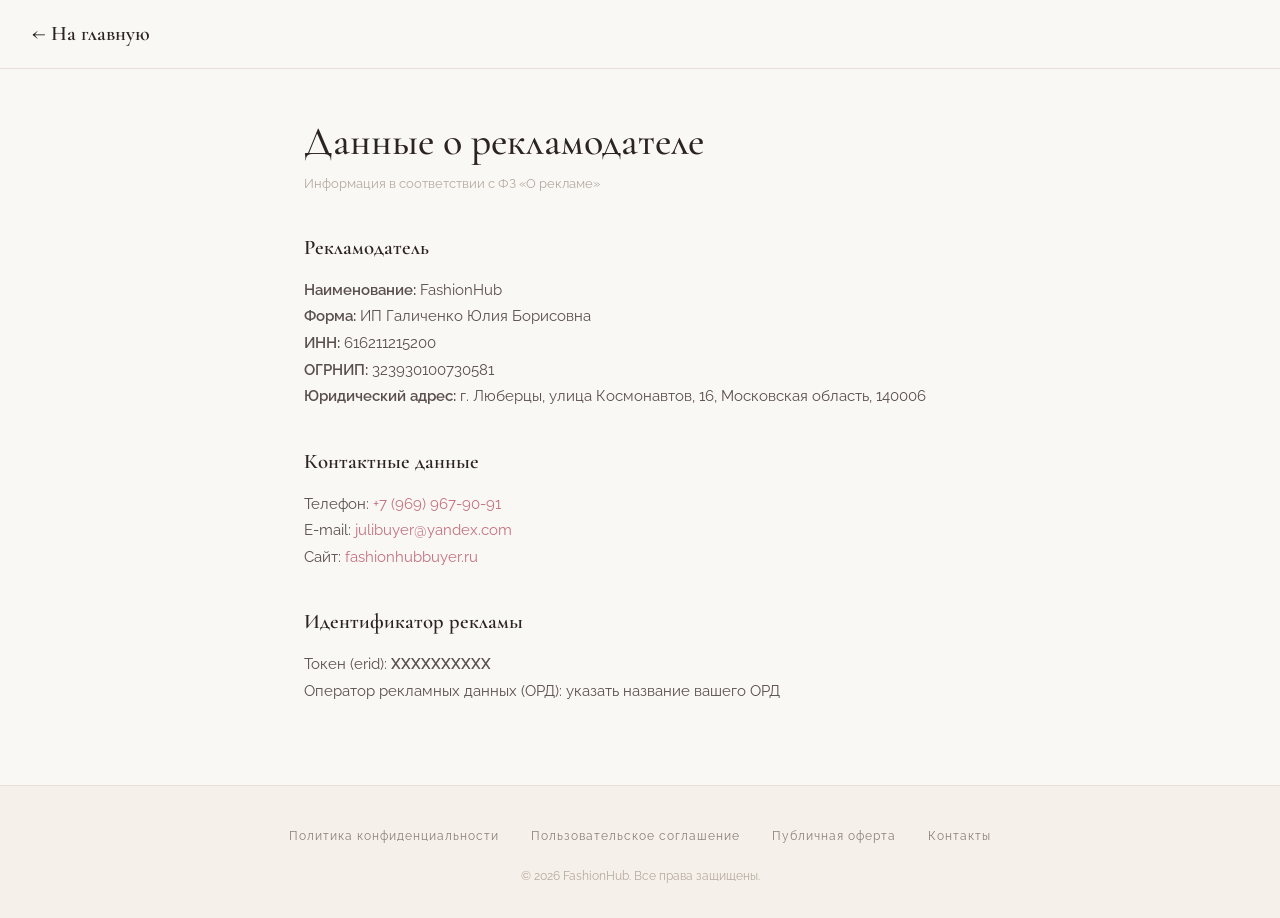
<file: pages/advertiser.html>
<!DOCTYPE html>
<html lang="ru">
<head>
  <meta charset="UTF-8">
  <meta name="viewport" content="width=device-width, initial-scale=1.0">
  <title>Данные о рекламодателе</title>
  <link rel="stylesheet" href="../css/fonts.css">
  <link rel="stylesheet" href="../css/base.css">
  <link rel="stylesheet" href="../css/components.css">
  <link rel="stylesheet" href="../css/layout.css">
</head>
<body>

  <header class="site-header">
    <a href="/" class="site-header__logo">← На главную</a>
  </header>

  <main class="page-legal">
    <h1>Данные о рекламодателе</h1>
    <p class="page-date">Информация в соответствии с ФЗ «О рекламе»</p>

    <h2>Рекламодатель</h2>
    <p>
      <strong>Наименование:</strong> FashionHub<br>
      <strong>Форма:</strong> ИП Галиченко Юлия Борисовна<br>
      <strong>ИНН:</strong> 616211215200<br>
      <strong>ОГРНИП:</strong> 323930100730581<br>
      <strong>Юридический адрес:</strong> г. Люберцы, улица Космонавтов, 16, Московская область, 140006
    </p>

    <h2>Контактные данные</h2>
    <p>
      Телефон: <a href="tel:+79699679091">+7 (969) 967-90-91</a><br>
      E-mail: <a href="mailto:julibuyer@yandex.com">julibuyer@yandex.com</a><br>
      Сайт: <a href="https://fashionhubbuyer.ru" target="_blank" rel="noopener">fashionhubbuyer.ru</a>
    </p>

    <h2>Идентификатор рекламы</h2>
    <p>
      Токен (erid): <strong>XXXXXXXXXX</strong><br>
      Оператор рекламных данных (ОРД): указать название вашего ОРД
    </p>
  </main>

  <footer class="footer">
    <nav class="footer__nav">
      <a href="/pages/privacy">Политика конфиденциальности</a>
      <a href="/pages/terms">Пользовательское соглашение</a>
      <a href="/pages/oferta">Публичная оферта</a>
      <a href="/pages/contacts">Контакты</a>
    </nav>
    <div class="footer__info">
      © 2026 FashionHub. Все права защищены.
    </div>
  </footer>

</body>
</html>
</file>
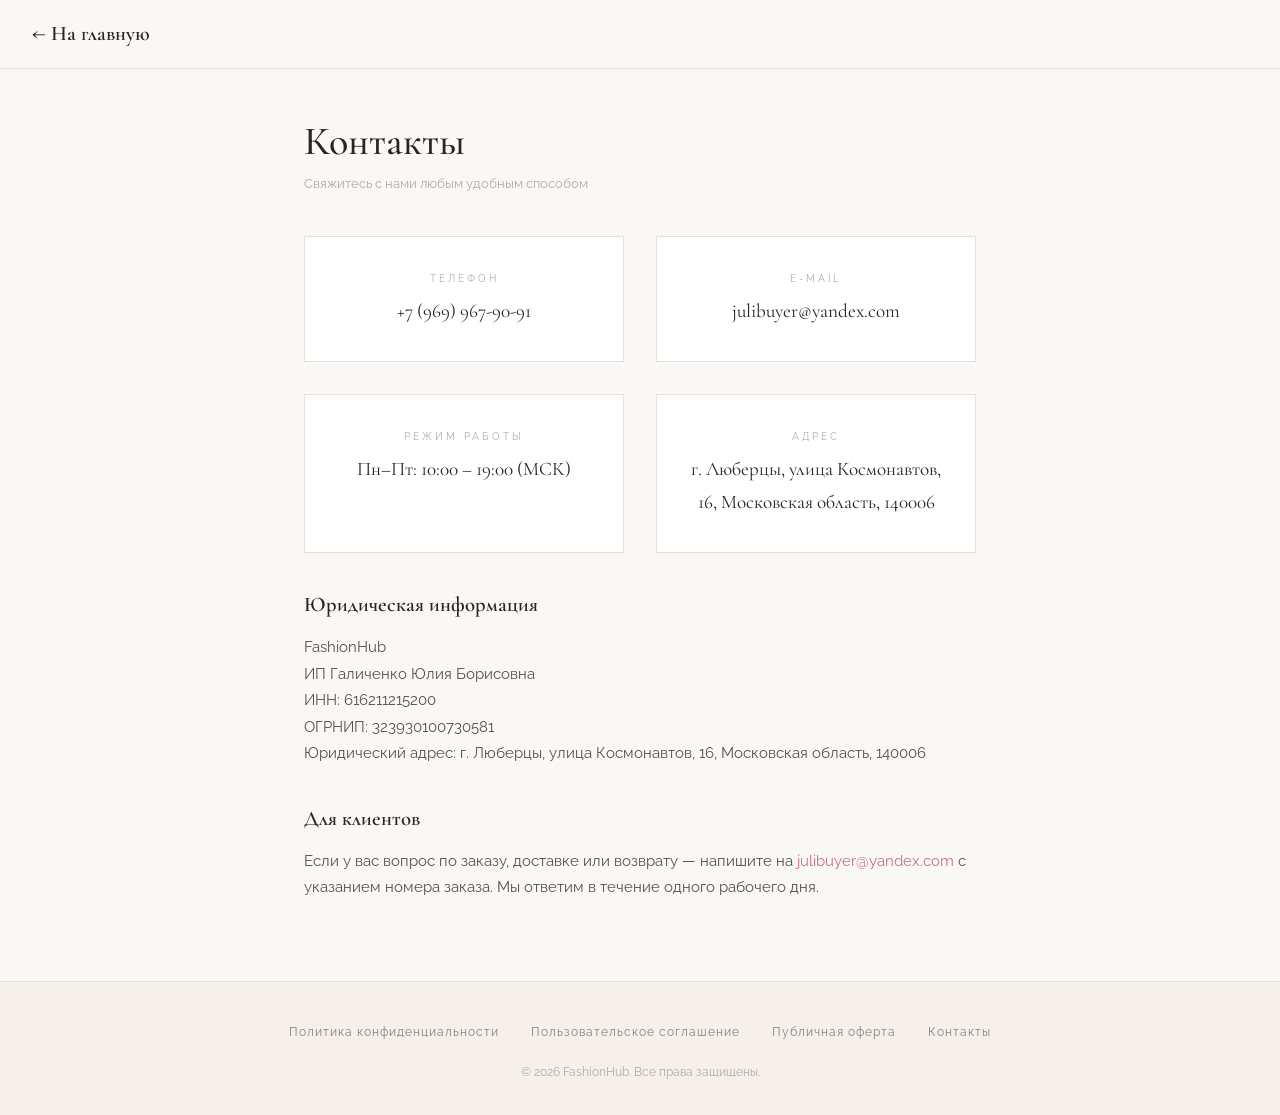
<file: pages/contacts.html>
<!DOCTYPE html>
<html lang="ru">
<head>
  <meta charset="UTF-8">
  <meta name="viewport" content="width=device-width, initial-scale=1.0">
  <title>Контакты</title>
  <link rel="stylesheet" href="../css/fonts.css">
  <link rel="stylesheet" href="../css/base.css">
  <link rel="stylesheet" href="../css/components.css">
  <link rel="stylesheet" href="../css/layout.css">
</head>
<body>

  <header class="site-header">
    <a href="/" class="site-header__logo">← На главную</a>
  </header>

  <main class="page-legal">
    <h1>Контакты</h1>
    <p class="page-date">Свяжитесь с нами любым удобным способом</p>

    <div class="contact-grid">
      <div class="contact-card">
        <div class="contact-card__label">Телефон</div>
        <div class="contact-card__value">
          <a href="tel:+79699679091">+7 (969) 967-90-91</a>
        </div>
      </div>
      <div class="contact-card">
        <div class="contact-card__label">E-mail</div>
        <div class="contact-card__value">
          <a href="mailto:julibuyer@yandex.com">julibuyer@yandex.com</a>
        </div>
      </div>
      <div class="contact-card">
        <div class="contact-card__label">Режим работы</div>
        <div class="contact-card__value">Пн–Пт: 10:00 – 19:00 (МСК)</div>
      </div>
      <div class="contact-card">
        <div class="contact-card__label">Адрес</div>
        <div class="contact-card__value">г. Люберцы, улица Космонавтов, 16, Московская область, 140006</div>
      </div>
    </div>

    <h2>Юридическая информация</h2>
    <p>
      FashionHub<br>
      ИП Галиченко Юлия Борисовна<br>
      ИНН: 616211215200<br>
      ОГРНИП: 323930100730581<br>
      Юридический адрес: г. Люберцы, улица Космонавтов, 16, Московская область, 140006
    </p>

    <h2>Для клиентов</h2>
    <p>
      Если у вас вопрос по заказу, доставке или возврату — напишите на
      <a href="mailto:julibuyer@yandex.com">julibuyer@yandex.com</a> с указанием номера заказа.
      Мы ответим в течение одного рабочего дня.
    </p>
  </main>

  <footer class="footer">
    <nav class="footer__nav">
      <a href="/pages/privacy">Политика конфиденциальности</a>
      <a href="/pages/terms">Пользовательское соглашение</a>
      <a href="/pages/oferta">Публичная оферта</a>
      <a href="/pages/contacts">Контакты</a>
    </nav>
    <div class="footer__info">
      © 2026 FashionHub. Все права защищены.
    </div>
  </footer>

</body>
</html>
</file>
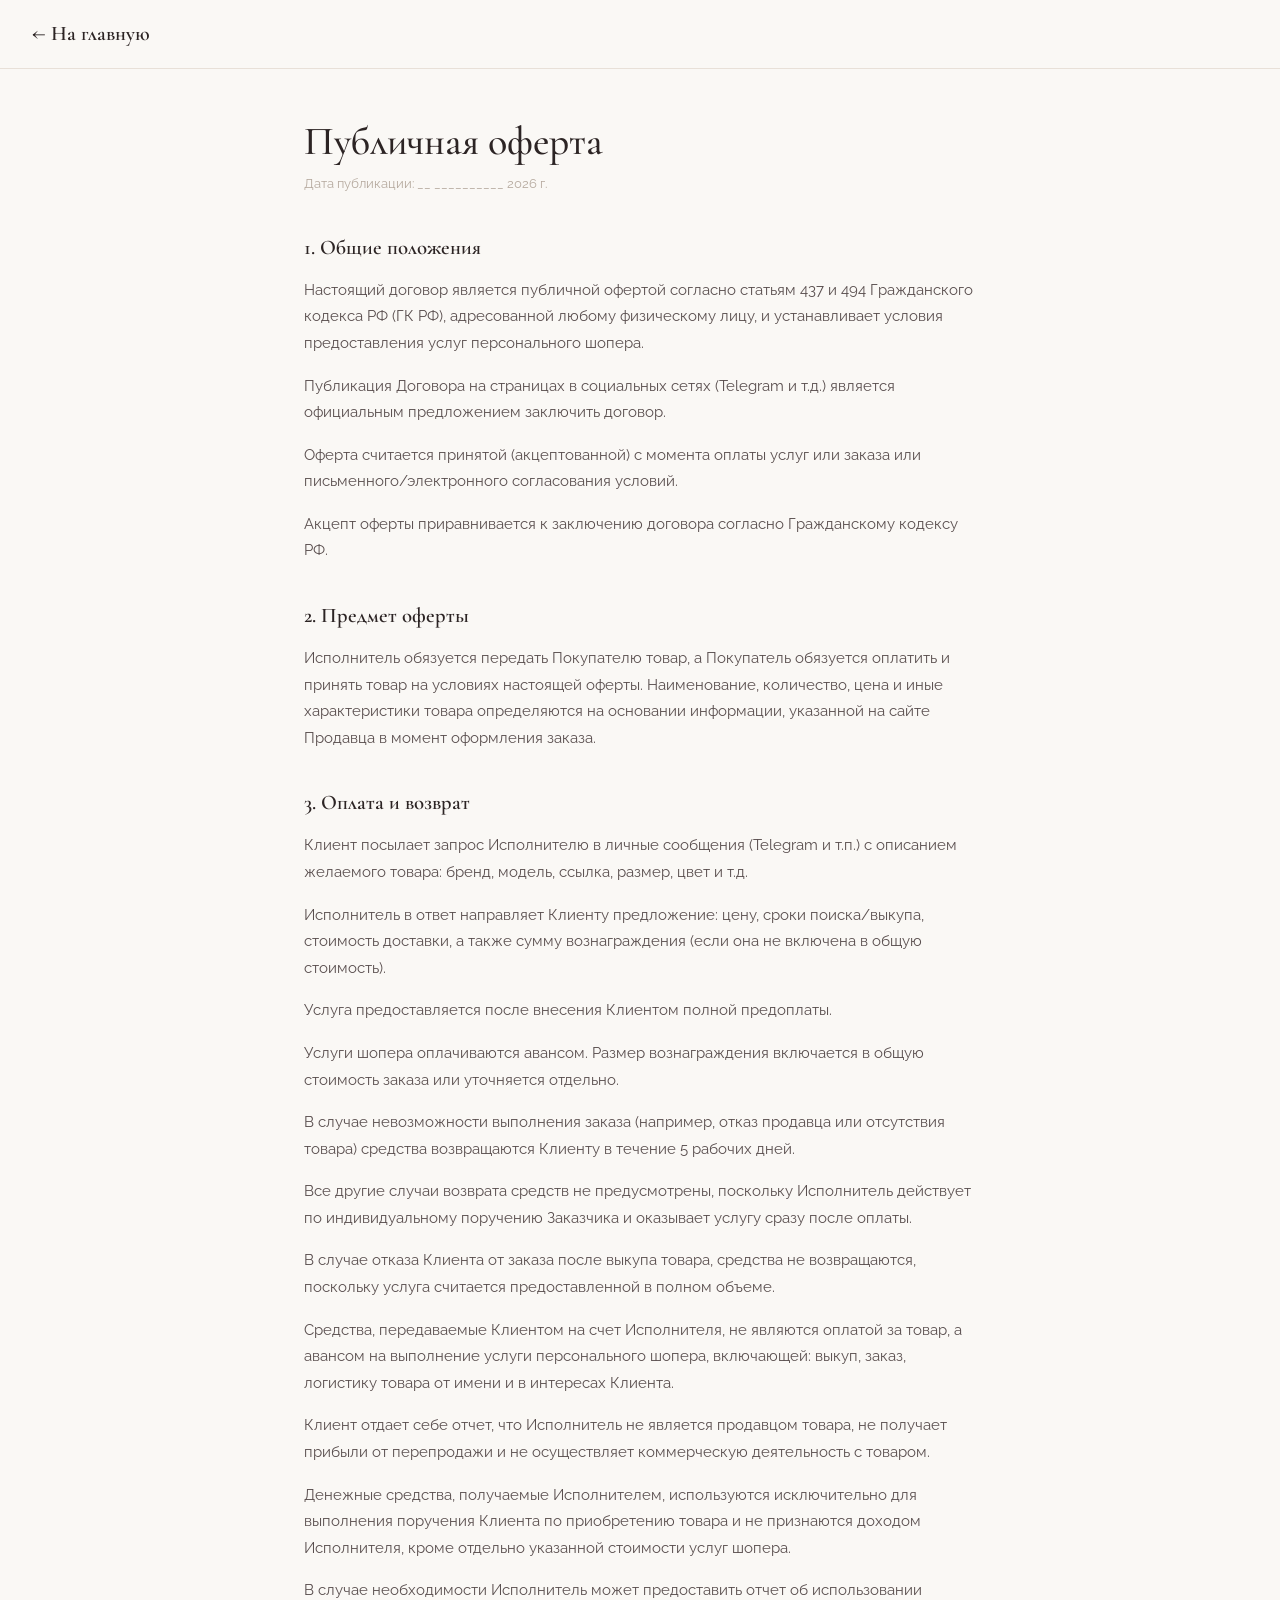
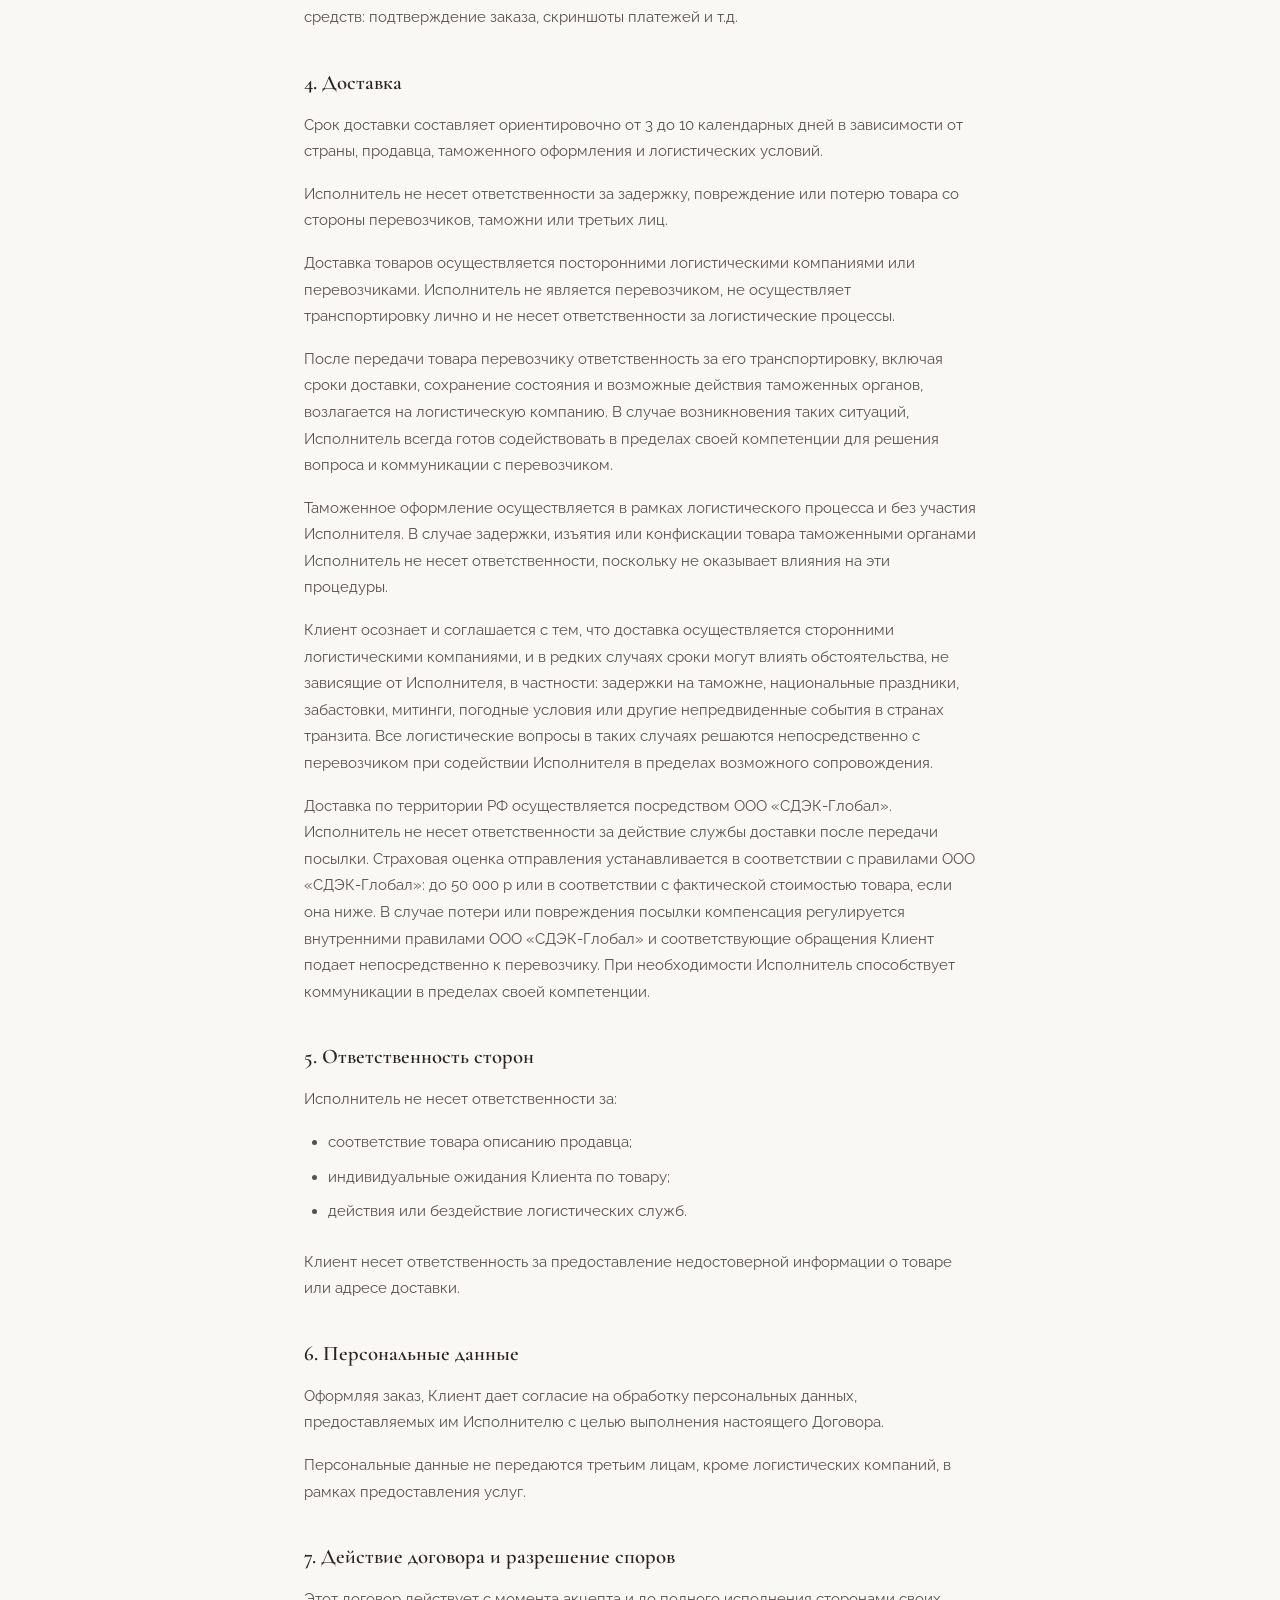
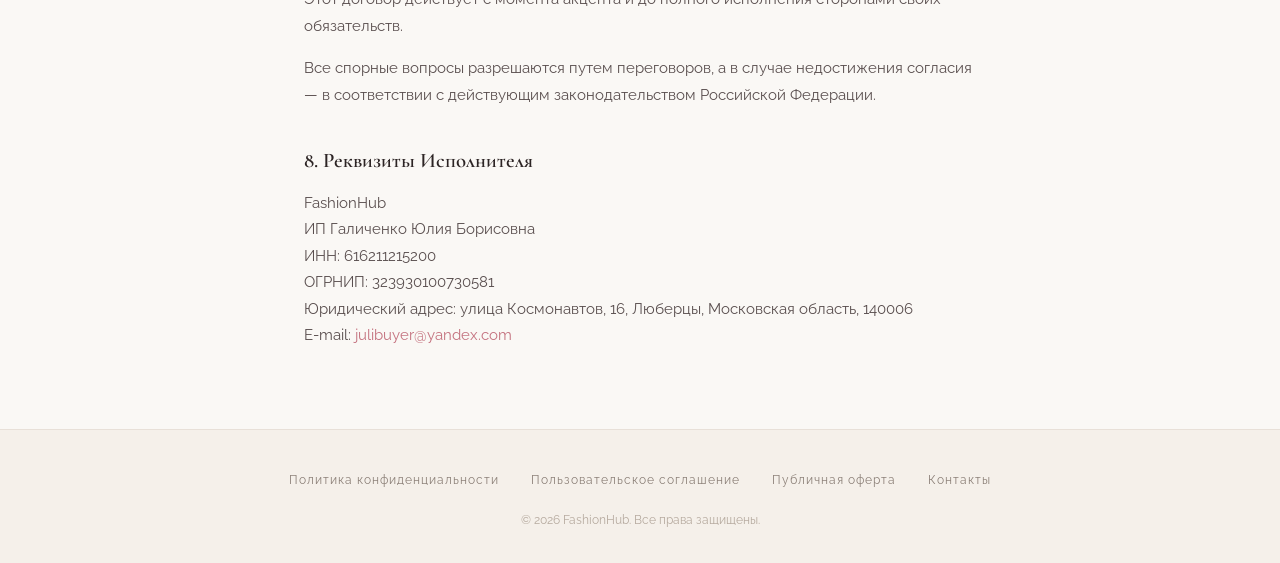
<file: pages/oferta.html>
<!DOCTYPE html>
<html lang="ru">
<head>
  <meta charset="UTF-8">
  <meta name="viewport" content="width=device-width, initial-scale=1.0">
  <title>Публичная оферта</title>
  <link rel="stylesheet" href="../css/fonts.css">
  <link rel="stylesheet" href="../css/base.css">
  <link rel="stylesheet" href="../css/components.css">
  <link rel="stylesheet" href="../css/layout.css">
</head>
<body>

  <header class="site-header">
    <a href="/" class="site-header__logo">← На главную</a>
  </header>

  <main class="page-legal">
    <h1>Публичная оферта</h1>
    <p class="page-date">Дата публикации: __ __________ 2026 г.</p>

    <h2>1. Общие положения</h2>
    <p>
      Настоящий договор является публичной офертой согласно статьям 437 и 494 Гражданского кодекса РФ (ГК РФ), адресованной любому физическому лицу, и устанавливает условия предоставления услуг персонального шопера.
    </p>
    <p>
      Публикация Договора на страницах в социальных сетях (Telegram и т.д.) является официальным предложением заключить договор.
    </p>
    <p>
      Оферта считается принятой (акцептованной) с момента оплаты услуг или заказа или письменного/электронного согласования условий.
    </p>
    <p>
      Акцепт оферты приравнивается к заключению договора согласно Гражданскому кодексу РФ.
    </p>

    <h2>2. Предмет оферты</h2>
    <p>
      Исполнитель обязуется передать Покупателю товар, а Покупатель обязуется оплатить
      и принять товар на условиях настоящей оферты. Наименование, количество, цена
      и иные характеристики товара определяются на основании информации, указанной
      на сайте Продавца в момент оформления заказа.
    </p>

    <h2>3. Оплата и возврат</h2>
    <p>
      Клиент посылает запрос Исполнителю в личные сообщения (Telegram и т.п.) с описанием желаемого товара: бренд, модель, ссылка, размер, цвет и т.д.
    </p>
    <p>
      Исполнитель в ответ направляет Клиенту предложение: цену, сроки поиска/выкупа, стоимость доставки, а также сумму вознаграждения (если она не включена в общую стоимость).
    </p>
    <p>
      Услуга предоставляется после внесения Клиентом полной предоплаты.
    </p>
    <p>
      Услуги шопера оплачиваются авансом. Размер вознаграждения включается в общую стоимость заказа или уточняется отдельно.
    </p>
    <p>
      В случае невозможности выполнения заказа (например, отказ продавца или отсутствия товара) средства возвращаются Клиенту в течение 5 рабочих дней.
    </p>
    <p>
      Все другие случаи возврата средств не предусмотрены, поскольку Исполнитель действует по индивидуальному поручению Заказчика и оказывает услугу сразу после оплаты.
    </p>
    <p>
      В случае отказа Клиента от заказа после выкупа товара, средства не возвращаются, поскольку услуга считается предоставленной в полном объеме.
    </p>
    <p>
      Средства, передаваемые Клиентом на счет Исполнителя, не являются оплатой за товар, а авансом на выполнение услуги персонального шопера, включающей: выкуп, заказ, логистику товара от имени и в интересах Клиента.
    </p>
    <p>
      Клиент отдает себе отчет, что Исполнитель не является продавцом товара, не получает прибыли от перепродажи и не осуществляет коммерческую деятельность с товаром.
    </p>
    <p>
      Денежные средства, получаемые Исполнителем, используются исключительно для выполнения поручения Клиента по приобретению товара и не признаются доходом Исполнителя, кроме отдельно указанной стоимости услуг шопера.
    </p>
    <p>
      В случае необходимости Исполнитель может предоставить отчет об использовании средств: подтверждение заказа, скриншоты платежей и т.д.
    </p>

    <h2>4. Доставка</h2>
    <p>
      Срок доставки составляет ориентировочно от 3 до 10 календарных дней в зависимости от страны, продавца, таможенного оформления и логистических условий.
    </p>
    <p>
      Исполнитель не несет ответственности за задержку, повреждение или потерю товара со стороны перевозчиков, таможни или третьих лиц.
    </p>
    <p>
      Доставка товаров осуществляется посторонними логистическими компаниями или перевозчиками. Исполнитель не является перевозчиком, не осуществляет транспортировку лично и не несет ответственности за логистические процессы.
    </p>
    <p>
      После передачи товара перевозчику ответственность за его транспортировку, включая сроки доставки, сохранение состояния и возможные действия таможенных органов, возлагается на логистическую компанию. В случае возникновения таких ситуаций, Исполнитель всегда готов содействовать в пределах своей компетенции для решения вопроса и коммуникации с перевозчиком.
    </p>
    <p>
      Таможенное оформление осуществляется в рамках логистического процесса и без участия Исполнителя. В случае задержки, изъятия или конфискации товара таможенными органами Исполнитель не несет ответственности, поскольку не оказывает влияния на эти процедуры.
    </p>
    <p>
      Клиент осознает и соглашается с тем, что доставка осуществляется сторонними логистическими компаниями, и в редких случаях сроки могут влиять обстоятельства, не зависящие от Исполнителя, в частности: задержки на таможне, национальные праздники, забастовки, митинги, погодные условия или другие непредвиденные события в странах транзита. Все логистические вопросы в таких случаях решаются непосредственно с перевозчиком при содействии Исполнителя в пределах возможного сопровождения.
    </p>
    <p>
      Доставка по территории РФ осуществляется посредством ООО «СДЭК-Глобал». Исполнитель не несет ответственности за действие службы доставки после передачи посылки. Страховая оценка отправления устанавливается в соответствии с правилами ООО «СДЭК-Глобал»: до 50 000 р или в соответствии с фактической стоимостью товара, если она ниже. В случае потери или повреждения посылки компенсация регулируется внутренними правилами ООО «СДЭК-Глобал» и соответствующие обращения Клиент подает непосредственно к перевозчику. При необходимости Исполнитель способствует коммуникации в пределах своей компетенции.
    </p>

    <h2>5. Ответственность сторон</h2>
    <p>Исполнитель не несет ответственности за:</p>
    <ul>
      <li>соответствие товара описанию продавца;</li>
      <li>индивидуальные ожидания Клиента по товару;</li>
      <li>действия или бездействие логистических служб.</li>
    </ul>
    <p>
      Клиент несет ответственность за предоставление недостоверной информации о товаре или адресе доставки.
    </p>

    <h2>6. Персональные данные</h2>
    <p>
      Оформляя заказ, Клиент дает согласие на обработку персональных данных, предоставляемых им Исполнителю с целью выполнения настоящего Договора.
    </p>
    <p>
      Персональные данные не передаются третьим лицам, кроме логистических компаний, в рамках предоставления услуг.
    </p>

    <h2>7. Действие договора и разрешение споров</h2>
    <p>
      Этот договор действует с момента акцепта и до полного исполнения сторонами своих обязательств.
    </p>
    <p>
      Все спорные вопросы разрешаются путем переговоров, а в случае недостижения согласия — в соответствии с действующим законодательством Российской Федерации.
    </p>

    <h2>8. Реквизиты Исполнителя</h2>
    <p>
      FashionHub<br>
      ИП Галиченко Юлия Борисовна<br>
      ИНН: 616211215200<br>
      ОГРНИП: 323930100730581<br>
      Юридический адрес: улица Космонавтов, 16, Люберцы, Московская область, 140006<br>
      E-mail: <a href="mailto:julibuyer@yandex.com">julibuyer@yandex.com</a>
    </p>
  </main>

  <footer class="footer">
    <nav class="footer__nav">
      <a href="/pages/privacy">Политика конфиденциальности</a>
      <a href="/pages/terms">Пользовательское соглашение</a>
      <a href="/pages/oferta">Публичная оферта</a>
      <a href="/pages/contacts">Контакты</a>
    </nav>
    <div class="footer__info">
      © 2026 FashionHub. Все права защищены.
    </div>
  </footer>

</body>
</html>
</file>
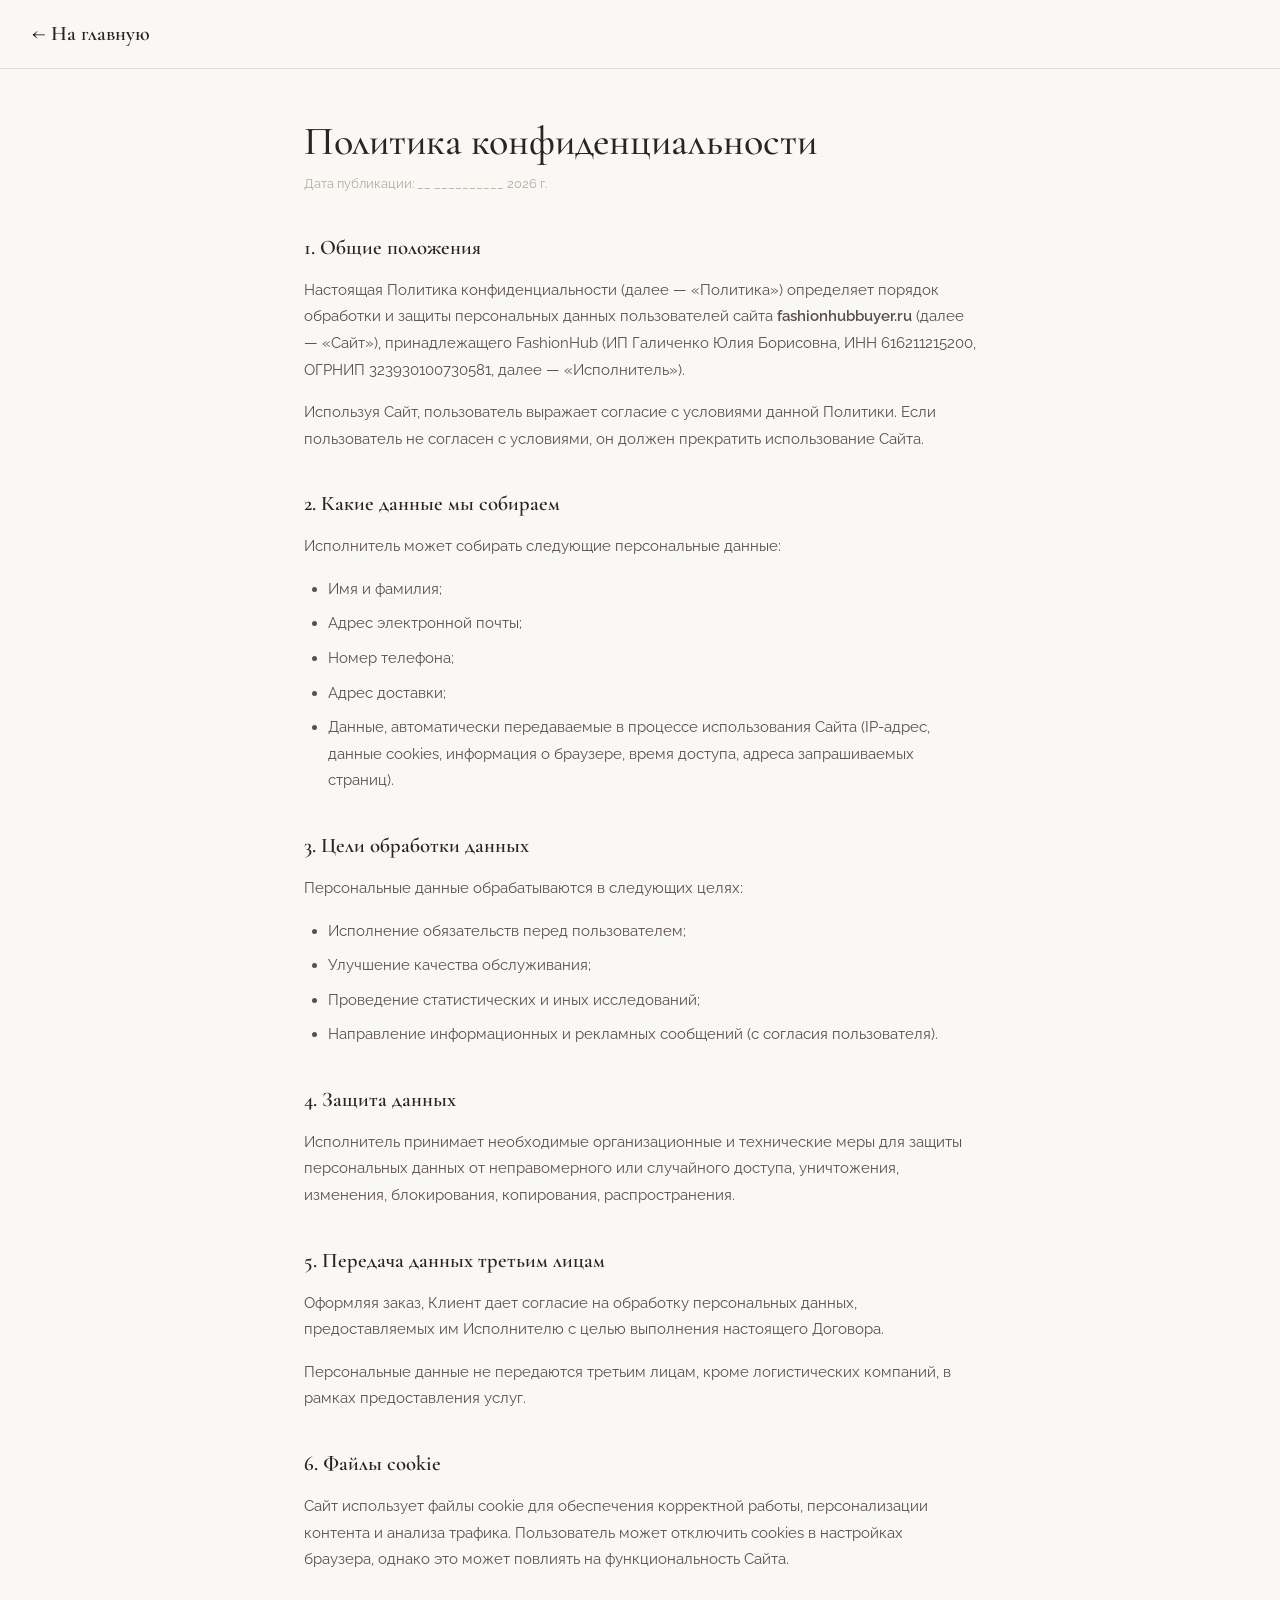
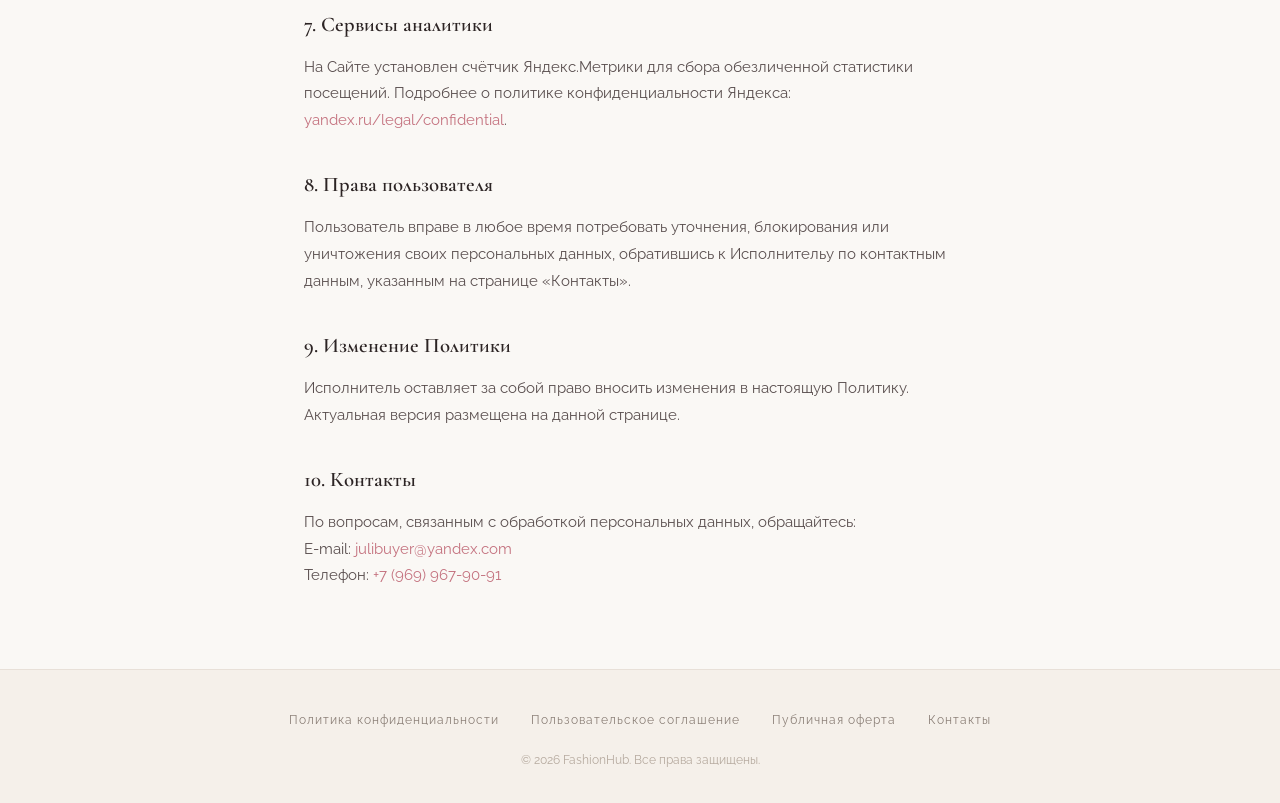
<file: pages/privacy.html>
<!DOCTYPE html>
<html lang="ru">
<head>
  <meta charset="UTF-8">
  <meta name="viewport" content="width=device-width, initial-scale=1.0">
  <title>Политика конфиденциальности</title>
  <link rel="stylesheet" href="../css/fonts.css">
  <link rel="stylesheet" href="../css/base.css">
  <link rel="stylesheet" href="../css/components.css">
  <link rel="stylesheet" href="../css/layout.css">
</head>
<body>

  <header class="site-header">
    <a href="/" class="site-header__logo">← На главную</a>
  </header>

  <main class="page-legal">
    <h1>Политика конфиденциальности</h1>
    <p class="page-date">Дата публикации: __ __________ 2026 г.</p>

    <h2>1. Общие положения</h2>
    <p>
      Настоящая Политика конфиденциальности (далее — «Политика») определяет порядок обработки
      и защиты персональных данных пользователей сайта <strong>fashionhubbuyer.ru</strong>
      (далее — «Сайт»), принадлежащего FashionHub (ИП Галиченко Юлия Борисовна,
      ИНН 616211215200, ОГРНИП 323930100730581, далее — «Исполнитель»).
    </p>
    <p>
      Используя Сайт, пользователь выражает согласие с условиями данной Политики.
      Если пользователь не согласен с условиями, он должен прекратить использование Сайта.
    </p>

    <h2>2. Какие данные мы собираем</h2>
    <p>Исполнитель может собирать следующие персональные данные:</p>
    <ul>
      <li>Имя и фамилия;</li>
      <li>Адрес электронной почты;</li>
      <li>Номер телефона;</li>
      <li>Адрес доставки;</li>
      <li>Данные, автоматически передаваемые в процессе использования Сайта (IP-адрес, данные cookies, информация о браузере, время доступа, адреса запрашиваемых страниц).</li>
    </ul>

    <h2>3. Цели обработки данных</h2>
    <p>Персональные данные обрабатываются в следующих целях:</p>
    <ul>
      <li>Исполнение обязательств перед пользователем;</li>
      <li>Улучшение качества обслуживания;</li>
      <li>Проведение статистических и иных исследований;</li>
      <li>Направление информационных и рекламных сообщений (с согласия пользователя).</li>
    </ul>

    <h2>4. Защита данных</h2>
    <p>
      Исполнитель принимает необходимые организационные и технические меры для защиты
      персональных данных от неправомерного или случайного доступа, уничтожения,
      изменения, блокирования, копирования, распространения.
    </p>

    <h2>5. Передача данных третьим лицам</h2>
    <p>
      Оформляя заказ, Клиент дает согласие на обработку персональных данных, предоставляемых им Исполнителю с целью выполнения настоящего Договора.
    </p>
    <p>
      Персональные данные не передаются третьим лицам, кроме логистических компаний, в рамках предоставления услуг.
    </p>

    <h2>6. Файлы cookie</h2>
    <p>
      Сайт использует файлы cookie для обеспечения корректной работы, персонализации
      контента и анализа трафика. Пользователь может отключить cookies в настройках
      браузера, однако это может повлиять на функциональность Сайта.
    </p>

    <h2>7. Сервисы аналитики</h2>
    <p>
      На Сайте установлен счётчик Яндекс.Метрики для сбора обезличенной статистики
      посещений. Подробнее о политике конфиденциальности Яндекса:
      <a href="https://yandex.ru/legal/confidential/" target="_blank" rel="noopener">yandex.ru/legal/confidential</a>.
    </p>

    <h2>8. Права пользователя</h2>
    <p>
      Пользователь вправе в любое время потребовать уточнения, блокирования или
      уничтожения своих персональных данных, обратившись к Исполнительу по контактным
      данным, указанным на странице «Контакты».
    </p>

    <h2>9. Изменение Политики</h2>
    <p>
      Исполнитель оставляет за собой право вносить изменения в настоящую Политику.
      Актуальная версия размещена на данной странице.
    </p>

    <h2>10. Контакты</h2>
    <p>
      По вопросам, связанным с обработкой персональных данных, обращайтесь:<br>
      E-mail: <a href="mailto:julibuyer@yandex.com">julibuyer@yandex.com</a><br>
      Телефон: <a href="tel:+79699679091">+7 (969) 967-90-91</a>
    </p>
  </main>

  <footer class="footer">
    <nav class="footer__nav">
      <a href="/pages/privacy">Политика конфиденциальности</a>
      <a href="/pages/terms">Пользовательское соглашение</a>
      <a href="/pages/oferta">Публичная оферта</a>
      <a href="/pages/contacts">Контакты</a>
    </nav>
    <div class="footer__info">
      © 2026 FashionHub. Все права защищены.
    </div>
  </footer>

</body>
</html>
</file>
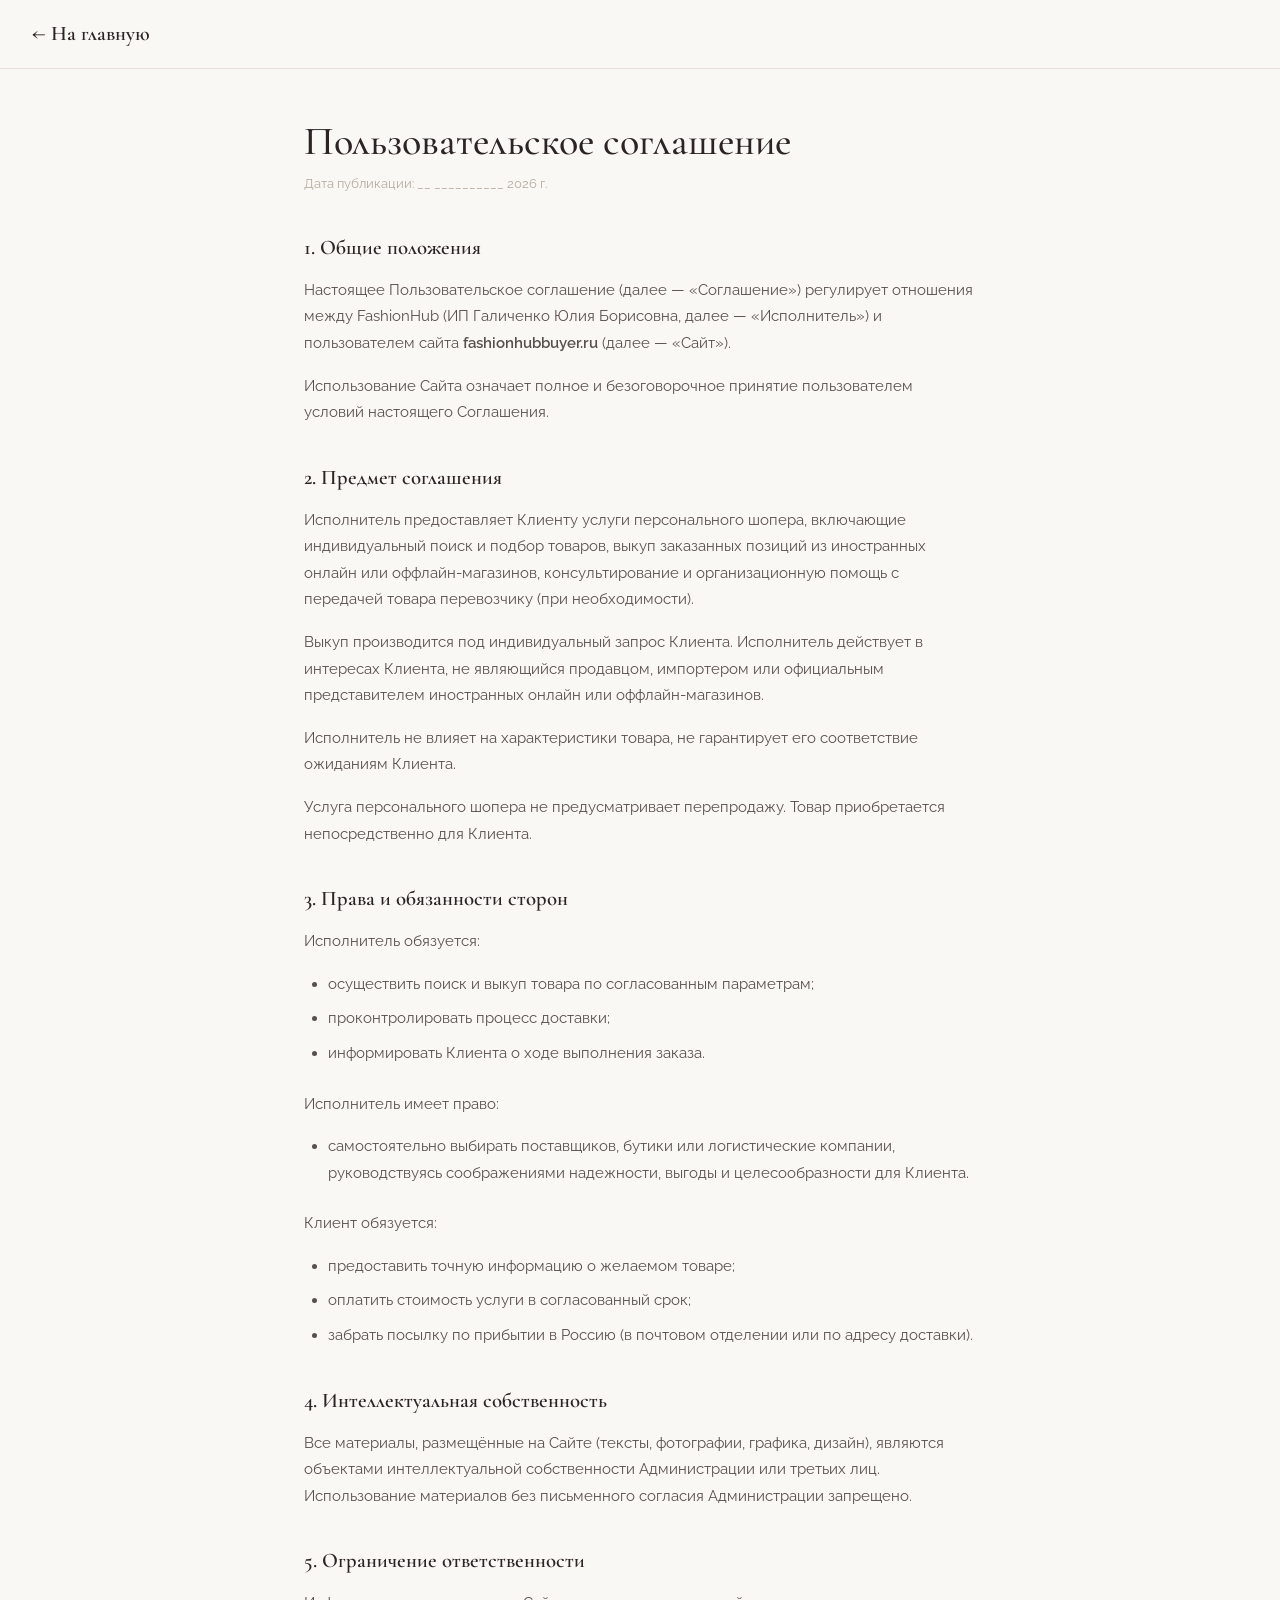
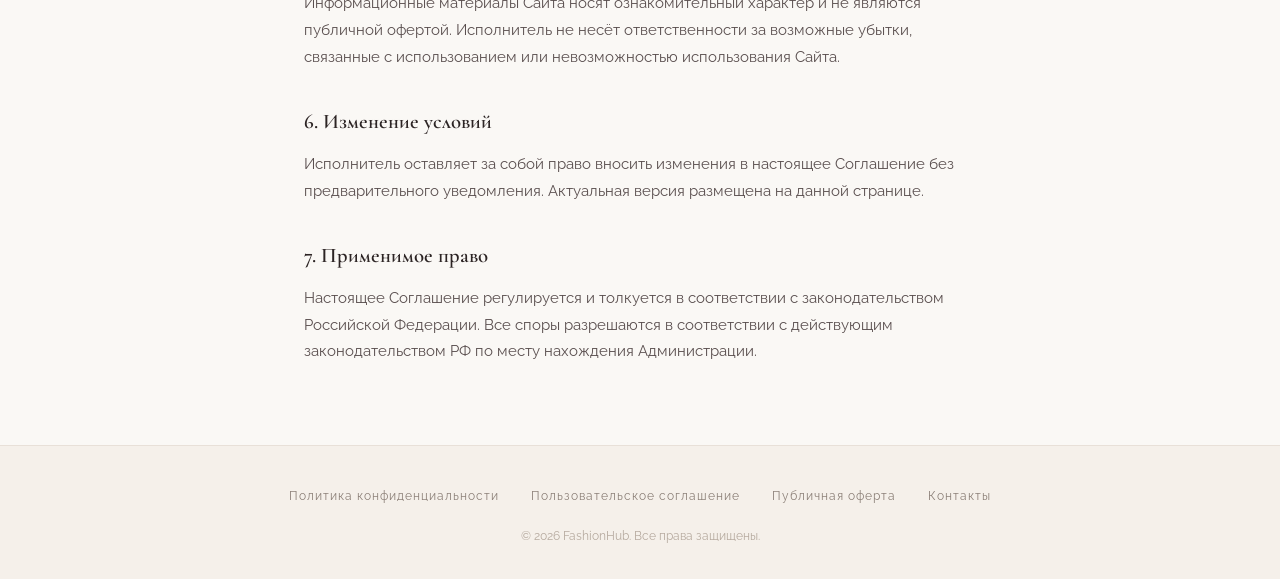
<file: pages/terms.html>
<!DOCTYPE html>
<html lang="ru">
<head>
  <meta charset="UTF-8">
  <meta name="viewport" content="width=device-width, initial-scale=1.0">
  <title>Пользовательское соглашение</title>
  <link rel="stylesheet" href="../css/fonts.css">
  <link rel="stylesheet" href="../css/base.css">
  <link rel="stylesheet" href="../css/components.css">
  <link rel="stylesheet" href="../css/layout.css">
</head>
<body>

  <header class="site-header">
    <a href="/" class="site-header__logo">← На главную</a>
  </header>

  <main class="page-legal">
    <h1>Пользовательское соглашение</h1>
    <p class="page-date">Дата публикации: __ __________ 2026 г.</p>

    <h2>1. Общие положения</h2>
    <p>
      Настоящее Пользовательское соглашение (далее — «Соглашение») регулирует отношения
      между FashionHub (ИП Галиченко Юлия Борисовна, далее — «Исполнитель») и пользователем сайта
      <strong>fashionhubbuyer.ru</strong> (далее — «Сайт»).
    </p>
    <p>
      Использование Сайта означает полное и безоговорочное принятие пользователем
      условий настоящего Соглашения.
    </p>

    <h2>2. Предмет соглашения</h2>
    <p>
      Исполнитель предоставляет Клиенту услуги персонального шопера, включающие индивидуальный поиск и подбор товаров, выкуп заказанных позиций из иностранных онлайн или оффлайн-магазинов, консультирование и организационную помощь с передачей товара перевозчику (при необходимости).
    </p>
    <p>
      Выкуп производится под индивидуальный запрос Клиента. Исполнитель действует в интересах Клиента, не являющийся продавцом, импортером или официальным представителем иностранных онлайн или оффлайн-магазинов.
    </p>
    <p>
      Исполнитель не влияет на характеристики товара, не гарантирует его соответствие ожиданиям Клиента.
    </p>
    <p>
      Услуга персонального шопера не предусматривает перепродажу. Товар приобретается непосредственно для Клиента.
    </p>

    <h2>3. Права и обязанности сторон</h2>
    <p>Исполнитель обязуется:</p>
    <ul>
      <li>осуществить поиск и выкуп товара по согласованным параметрам;</li>
      <li>проконтролировать процесс доставки;</li>
      <li>информировать Клиента о ходе выполнения заказа.</li>
    </ul>
    <p>Исполнитель имеет право:</p>
    <ul>
      <li>самостоятельно выбирать поставщиков, бутики или логистические компании, руководствуясь соображениями надежности, выгоды и целесообразности для Клиента.</li>
    </ul>
    <p>Клиент обязуется:</p>
    <ul>
      <li>предоставить точную информацию о желаемом товаре;</li>
      <li>оплатить стоимость услуги в согласованный срок;</li>
      <li>забрать посылку по прибытии в Россию (в почтовом отделении или по адресу доставки).</li>
    </ul>

    <h2>4. Интеллектуальная собственность</h2>
    <p>
      Все материалы, размещённые на Сайте (тексты, фотографии, графика, дизайн),
      являются объектами интеллектуальной собственности Администрации или третьих лиц.
      Использование материалов без письменного согласия Администрации запрещено.
    </p>

    <h2>5. Ограничение ответственности</h2>
    <p>
      Информационные материалы Сайта носят ознакомительный характер и не являются
      публичной офертой. Исполнитель не несёт ответственности за возможные убытки,
      связанные с использованием или невозможностью использования Сайта.
    </p>

    <h2>6. Изменение условий</h2>
    <p>
      Исполнитель оставляет за собой право вносить изменения в настоящее Соглашение
      без предварительного уведомления. Актуальная версия размещена на данной странице.
    </p>

    <h2>7. Применимое право</h2>
    <p>
      Настоящее Соглашение регулируется и толкуется в соответствии с законодательством
      Российской Федерации. Все споры разрешаются в соответствии с действующим
      законодательством РФ по месту нахождения Администрации.
    </p>
  </main>

  <footer class="footer">
    <nav class="footer__nav">
      <a href="/pages/privacy">Политика конфиденциальности</a>
      <a href="/pages/terms">Пользовательское соглашение</a>
      <a href="/pages/oferta">Публичная оферта</a>
      <a href="/pages/contacts">Контакты</a>
    </nav>
    <div class="footer__info">
      © 2026 FashionHub. Все права защищены.
    </div>
  </footer>

</body>
</html>
</file>
<file: css/fonts.css>
/* Cormorant Garamond - 400 Regular */
@font-face {
  font-family: 'Cormorant Garamond';
  font-style: normal;
  font-weight: 400;
  font-display: fallback;
  src: url('../assets/fonts/cormorant-garamond-400.woff2') format('woff2');
}

/* Cormorant Garamond - 400 Italic */
@font-face {
  font-family: 'Cormorant Garamond';
  font-style: italic;
  font-weight: 400;
  font-display: fallback;
  src: url('../assets/fonts/cormorant-garamond-400i.woff2') format('woff2');
}

/* Cormorant Garamond - 500 Regular */
@font-face {
  font-family: 'Cormorant Garamond';
  font-style: normal;
  font-weight: 500;
  font-display: fallback;
  src: url('../assets/fonts/cormorant-garamond-500.woff2') format('woff2');
}

/* Cormorant Garamond - 500 Italic */
@font-face {
  font-family: 'Cormorant Garamond';
  font-style: italic;
  font-weight: 500;
  font-display: fallback;
  src: url('../assets/fonts/cormorant-garamond-500i.woff2') format('woff2');
}

/* Cormorant Garamond - 600 Regular */
@font-face {
  font-family: 'Cormorant Garamond';
  font-style: normal;
  font-weight: 600;
  font-display: fallback;
  src: url('../assets/fonts/cormorant-garamond-600.woff2') format('woff2');
}

/* Cormorant Garamond - 700 Regular */
@font-face {
  font-family: 'Cormorant Garamond';
  font-style: normal;
  font-weight: 700;
  font-display: fallback;
  src: url('../assets/fonts/cormorant-garamond-700.woff2') format('woff2');
}

/* Raleway - 300 Light */
@font-face {
  font-family: 'Raleway';
  font-style: normal;
  font-weight: 300;
  font-display: fallback;
  src: url('../assets/fonts/raleway-300.woff2') format('woff2');
}

/* Raleway - 400 Regular */
@font-face {
  font-family: 'Raleway';
  font-style: normal;
  font-weight: 400;
  font-display: fallback;
  src: url('../assets/fonts/raleway-400.woff2') format('woff2');
}

/* Raleway - 500 Medium */
@font-face {
  font-family: 'Raleway';
  font-style: normal;
  font-weight: 500;
  font-display: fallback;
  src: url('../assets/fonts/raleway-500.woff2') format('woff2');
}

/* Raleway - 600 SemiBold */
@font-face {
  font-family: 'Raleway';
  font-style: normal;
  font-weight: 600;
  font-display: fallback;
  src: url('../assets/fonts/raleway-600.woff2') format('woff2');
}
</file>
<file: css/base.css>
/* ============================================
   BASE.CSS — Reset, Variables, Typography, Shared
   ============================================ */

/* --- Reset --- */
*, *::before, *::after { margin: 0; padding: 0; box-sizing: border-box; }

/* --- CSS Variables (Theme) --- */
:root {
  /* Background */
  --bg:          #faf8f5;
  --bg-warm:     #f5f0ea;
  --bg-card:     #ffffff;

  /* Accent */
  --rose:        #c4727f;
  --rose-soft:   #d4949e;
  --rose-deep:   #a85565;
  --blush:       #f2e0e3;
  --cream:       #f7f1ec;

  /* Neutral */
  --taupe:       #8a7e76;
  --taupe-light: #b5a99e;

  /* Text */
  --text-dark:   #2c2424;
  --text-body:   #5a4f4f;
  --text-light:  #8a7e76;

  /* Gold */
  --gold:        #c4a86b;
  --gold-soft:   #d4be8e;

  /* Border */
  --border:      #e8e0d8;

  /* Spacing */
  --section-pad-y: 5rem;
  --section-pad-x: 1.5rem;
  --max-width:     720px;
}

/* --- Base --- */
html { scroll-behavior: smooth; }

body {
  font-family: 'Raleway', sans-serif;
  background: var(--bg);
  color: var(--text-body);
  line-height: 1.75;
  overflow-x: hidden;
  -webkit-font-smoothing: antialiased;
}

img { max-width: 100%; height: auto; display: block; }

a { color: var(--rose); text-decoration: none; transition: color 0.3s ease; }
a:hover { color: var(--rose-deep); }

p {
  color: var(--text-body);
  margin-bottom: 1.4rem;
  font-size: 1rem;
  font-weight: 400;
}

/* --- Typography --- */
h1, h2, h3, h4 {
  font-family: 'Cormorant Garamond', serif;
  color: var(--text-dark);
  line-height: 1.2;
}

/* --- Utility --- */
.container {
  max-width: var(--max-width);
  margin: 0 auto;
  padding: 0 var(--section-pad-x);
}

.text-center { text-align: center; }

/* --- Section Base --- */
.section {
  padding: var(--section-pad-y) var(--section-pad-x);
  max-width: var(--max-width);
  margin: 0 auto;
}

.section-eyebrow {
  font-family: 'Raleway', sans-serif;
  font-size: 0.65rem;
  letter-spacing: 4px;
  text-transform: uppercase;
  color: var(--rose);
  margin-bottom: 0.8rem;
  display: flex;
  align-items: center;
  gap: 1rem;
}

.section-eyebrow::before {
  content: '';
  width: 24px;
  height: 1px;
  background: var(--rose-soft);
}

.section-eyebrow--center {
  justify-content: center;
}

.section-heading {
  font-size: clamp(1.8rem, 4vw, 2.5rem);
  font-weight: 500;
  margin-bottom: 1.8rem;
}

/* --- Divider --- */
.divider {
  display: flex;
  align-items: center;
  gap: 1.5rem;
  max-width: var(--max-width);
  margin: 0 auto;
  padding: 0 var(--section-pad-x);
}

.divider::before,
.divider::after {
  content: '';
  flex: 1;
  height: 1px;
  background: var(--border);
}

.divider-dot {
  width: 5px;
  height: 5px;
  background: var(--rose-soft);
  border-radius: 50%;
}

/* --- Reveal Animation --- */
.reveal {
  opacity: 0;
  transform: translateY(20px);
  transition: opacity 0.7s ease, transform 0.7s ease;
}

.reveal.visible {
  opacity: 1;
  transform: translateY(0);
}

/* --- Mobile --- */
@media (max-width: 600px) {
  :root {
    --section-pad-y: 3.5rem;
    --section-pad-x: 1.2rem;
  }
}
</file>
<file: css/components.css>
/* ============================================
   COMPONENTS.CSS — Reusable UI Components
   ============================================ */

/* --- Ad Label (ФЗ «О рекламе») --- */
.ad-label {
  background: var(--bg-warm);
  padding: 0.5rem 1.5rem;
  font-size: 0.7rem;
  color: var(--text-light);
  text-align: center;
  letter-spacing: 0.5px;
  border-bottom: 1px solid var(--border);
  line-height: 1.6;
}

.ad-label a {
  color: var(--taupe);
  text-decoration: underline;
  text-underline-offset: 2px;
}

/* --- Buttons --- */
.btn {
  display: inline-flex;
  align-items: center;
  gap: 0.6rem;
  font-family: "Raleway", sans-serif;
  font-size: 0.8rem;
  font-weight: 600;
  letter-spacing: 3px;
  text-transform: uppercase;
  text-decoration: none;
  padding: 1rem 2.5rem;
  border: none;
  cursor: pointer;
  transition: all 0.35s ease;
  position: relative;
}

.btn-primary {
  background: var(--rose);
  color: #fff;
}

.btn-primary:hover {
  background: var(--rose-deep);
  color: #fff;
  transform: translateY(-2px);
  box-shadow: 0 8px 25px rgba(196, 114, 127, 0.25);
}

.btn-primary::after {
  content: "→";
  font-size: 1rem;
  transition: transform 0.3s ease;
}

.btn-primary:hover::after {
  transform: translateX(4px);
}

.btn-outline {
  background: transparent;
  border: 1px solid var(--rose-soft);
  color: var(--rose);
}

.btn-outline:hover {
  background: var(--blush);
  border-color: var(--rose);
  color: var(--rose-deep);
}

/* --- Trend / Feature Cards --- */
.card-grid {
  display: grid;
  grid-template-columns: 1fr 1fr;
  gap: 1.5rem;
  margin: 2.5rem 0;
}

.card {
  background: var(--bg-card);
  border: 1px solid var(--border);
  padding: 2rem 1.8rem;
  position: relative;
  transition: all 0.4s ease;
}

.card:hover {
  border-color: var(--rose-soft);
  transform: translateY(-3px);
  box-shadow: 0 12px 40px rgba(196, 114, 127, 0.08);
}

.card__number {
  font-family: "Cormorant Garamond", serif;
  font-size: 3rem;
  font-weight: 300;
  color: var(--blush);
  line-height: 1;
  margin-bottom: 0.6rem;
}

.card__title {
  font-family: "Cormorant Garamond", serif;
  font-size: 1.25rem;
  font-weight: 600;
  color: var(--text-dark);
  margin-bottom: 0.5rem;
}

.card__text {
  font-size: 0.9rem;
  color: var(--text-light);
  margin-bottom: 0;
  line-height: 1.6;
}

/* --- Stats Row --- */
.stats-row {
  display: grid;
  grid-template-columns: repeat(3, 1fr);
  gap: 1rem;
  margin: 3rem 0;
}

.stat-card {
  background: var(--bg-card);
  border: 1px solid var(--border);
  padding: 2rem 1rem;
  text-align: center;
  transition: border-color 0.3s ease;
}

.stat-card:hover {
  border-color: var(--rose-soft);
}

.stat-card__value {
  font-family: "Cormorant Garamond", serif;
  font-size: clamp(2rem, 4vw, 2.8rem);
  font-weight: 600;
  color: var(--rose);
  line-height: 1;
  margin-bottom: 0.4rem;
}

.stat-card__label {
  font-size: 0.7rem;
  letter-spacing: 2px;
  text-transform: uppercase;
  color: var(--taupe-light);
}

/* --- Pull Quote --- */
.pull-quote {
  position: relative;
  padding: 2.5rem 0;
  margin: 3rem 0;
  text-align: center;
  border-top: 1px solid var(--border);
  border-bottom: 1px solid var(--border);
}

.pull-quote::before {
  content: '"';
  font-family: "Cormorant Garamond", serif;
  font-size: 5rem;
  color: var(--blush);
  position: absolute;
  top: -0.5rem;
  left: 50%;
  transform: translateX(-50%);
  line-height: 1;
}

.pull-quote blockquote {
  font-family: "Cormorant Garamond", serif;
  font-size: 1.4rem;
  font-style: italic;
  color: var(--text-dark);
  max-width: 520px;
  margin: 0 auto;
  line-height: 1.5;
}

.pull-quote cite {
  display: block;
  margin-top: 1rem;
  font-family: "Raleway", sans-serif;
  font-size: 0.75rem;
  font-style: normal;
  letter-spacing: 2px;
  text-transform: uppercase;
  color: var(--taupe-light);
}

/* --- Benefits List --- */
.benefits-list {
  list-style: none;
  margin: 2rem 0;
}

.benefits-list li {
  padding: 1rem 0;
  border-bottom: 1px solid var(--border);
  display: flex;
  align-items: flex-start;
  gap: 1rem;
  font-size: 1rem;
  color: var(--text-body);
}

.benefits-list li::before {
  content: "";
  flex-shrink: 0;
  width: 8px;
  height: 8px;
  background: var(--rose-soft);
  border-radius: 50%;
  margin-top: 8px;
}

/* --- Mid CTA Block --- */
.mid-cta {
  text-align: center;
  padding: 3rem 2rem;
  margin: 3rem 0;
  background: var(--bg-card);
  border: 1px solid var(--border);
  position: relative;
  overflow: hidden;
}

.mid-cta::before {
  content: "";
  position: absolute;
  top: 0;
  left: 0;
  right: 0;
  height: 2px;
  background: linear-gradient(
    90deg,
    transparent,
    var(--rose-soft),
    transparent
  );
}

.mid-cta p {
  font-family: "Cormorant Garamond", serif;
  font-size: 1.2rem;
  color: var(--text-dark);
  margin-bottom: 1.5rem;
}

/* --- Trust Bar --- */
.trust-bar {
  max-width: var(--max-width);
  margin: 0 auto;
  padding: 2.5rem var(--section-pad-x);
  display: flex;
  justify-content: center;
  gap: 3rem;
  flex-wrap: wrap;
}

.trust-item {
  display: flex;
  align-items: center;
  gap: 0.5rem;
  font-size: 0.75rem;
  letter-spacing: 1px;
  text-transform: uppercase;
  color: var(--taupe-light);
}

.trust-item::before {
  content: "✦";
  color: var(--gold-soft);
  font-size: 0.6rem;
}

/* --- Catalog List --- */
.catalog-list {
  list-style: none;
  margin: 2rem 0;
}

.catalog-list li {
  padding: 1.2rem 0;
  border-bottom: 1px solid var(--border);
  display: flex;
  flex-direction: column;
  gap: 0.3rem;
  padding-left: 1.5rem;
  position: relative;
}

.catalog-list li::before {
  content: "";
  position: absolute;
  left: 0;
  top: 1.55rem;
  width: 6px;
  height: 6px;
  background: var(--rose-soft);
  border-radius: 50%;
}

.catalog-list__title {
  font-family: "Cormorant Garamond", serif;
  font-size: 1.15rem;
  font-weight: 600;
  color: var(--text-dark);
}

.catalog-list__sub {
  font-size: 0.9rem;
  color: var(--taupe-light);
  font-style: italic;
  padding-left: 0.1rem;
}

/* --- How It Works --- */
.how-it-works {
  margin: 3rem 0;
  padding: 2.5rem 2rem;
  background: var(--bg-card);
  border: 1px solid var(--border);
  text-align: center;
  position: relative;
  overflow: hidden;
}

.how-it-works::before,
.how-it-works::after {
  content: "";
  position: absolute;
  left: 0;
  right: 0;
  height: 1px;
  background: linear-gradient(
    90deg,
    transparent,
    var(--rose-soft),
    transparent
  );
}

.how-it-works::before {
  top: 0;
}
.how-it-works::after {
  bottom: 0;
}

.how-it-works__lead {
  font-family: "Cormorant Garamond", serif;
  font-size: 1.25rem;
  font-style: italic;
  color: var(--text-dark);
  max-width: 480px;
  margin: 0 auto 2rem;
  line-height: 1.5;
}

.how-it-works__grid {
  display: flex;
  justify-content: center;
  gap: 2.5rem;
  flex-wrap: wrap;
}

.how-it-works__item {
  display: flex;
  align-items: center;
  gap: 0.5rem;
}

.how-it-works__icon {
  color: var(--rose-soft);
  font-size: 0.55rem;
}

.how-it-works__text {
  font-size: 0.75rem;
  letter-spacing: 2px;
  text-transform: uppercase;
  color: var(--taupe);
}

@media (max-width: 600px) {
  .how-it-works__grid {
    flex-direction: column;
    align-items: center;
    gap: 1rem;
  }
  .how-it-works {
    padding: 2rem 1.5rem;
  }
}

/* --- Terms Block --- */
.terms-block {
  margin: 2rem 0;
}

.terms-block__item {
  padding: 2rem 0;
  border-bottom: 1px solid var(--border);
}

.terms-block__item:first-child {
  padding-top: 0;
}

.terms-block__title {
  font-family: "Cormorant Garamond", serif;
  font-size: 1.3rem;
  font-weight: 600;
  color: var(--text-dark);
  margin-bottom: 1rem;
  padding-left: 1rem;
  border-left: 2px solid var(--rose-soft);
}

.terms-block__list {
  list-style: none;
  margin: 0.5rem 0 1rem;
}

.terms-block__list li {
  padding: 0.5rem 0;
  padding-left: 1.2rem;
  position: relative;
  font-size: 1rem;
  color: var(--text-body);
}

.terms-block__list li::before {
  content: "";
  position: absolute;
  left: 0;
  top: 0.85rem;
  width: 5px;
  height: 5px;
  background: var(--rose-soft);
  border-radius: 50%;
}

.terms-block__note {
  font-size: 0.9rem;
  font-style: italic;
  color: var(--taupe-light);
  margin-bottom: 0;
}

/* Delivery rows */
.terms-block__delivery {
  margin: 1rem 0 1.2rem;
  display: flex;
  flex-direction: column;
  gap: 0.6rem;
}

.terms-block__delivery-row {
  display: flex;
  align-items: baseline;
  gap: 0.5rem;
}

.terms-block__delivery-label {
  font-family: "Cormorant Garamond", serif;
  font-size: 1.05rem;
  font-weight: 600;
  color: var(--text-dark);
  white-space: nowrap;
}

.terms-block__delivery-line {
  flex: 1;
  border-bottom: 1px dotted var(--border);
  min-width: 30px;
  margin-bottom: 4px;
}

.terms-block__delivery-value {
  font-size: 0.8rem;
  letter-spacing: 2px;
  text-transform: uppercase;
  color: var(--rose);
  white-space: nowrap;
  font-weight: 500;
}

/* --- Multi-brand Info --- */
.multi-info {
  margin-top: 3rem;
}

.multi-info__lead {
  text-align: center;
  font-size: 1.05rem;
  color: var(--text-light);
  max-width: 500px;
  margin: 0 auto 2rem;
}

.multi-info__grid {
  display: grid;
  grid-template-columns: 1fr 1fr;
  gap: 1rem;
}

.multi-info__card {
  background: var(--bg-card);
  border: 1px solid var(--border);
  padding: 1.5rem;
  transition: border-color 0.3s ease;
}

.multi-info__card:hover {
  border-color: var(--rose-soft);
}

.multi-info__card-label {
  display: block;
  font-size: 0.6rem;
  letter-spacing: 3px;
  text-transform: uppercase;
  color: var(--rose);
  margin-bottom: 0.6rem;
}

.multi-info__card p {
  font-size: 0.9rem;
  color: var(--text-body);
  margin-bottom: 0;
  line-height: 1.6;
}

@media (max-width: 600px) {
  .multi-info__grid {
    grid-template-columns: 1fr;
  }
}

/* --- Mobile --- */
@media (max-width: 600px) {
  .card-grid {
    grid-template-columns: 1fr;
  }
  .stats-row {
    grid-template-columns: 1fr;
    gap: 0.8rem;
  }
  .stat-card {
    padding: 1.5rem 1rem;
  }
  .trust-bar {
    gap: 1.5rem;
  }
  .card {
    padding: 1.5rem;
  }
  .pull-quote blockquote {
    font-size: 1.2rem;
  }
  .mid-cta {
    padding: 2rem 1.5rem;
  }
  .ad-label {
    padding: 0.5rem 1rem;
    font-size: 0.62rem;
  }
}
</file>
<file: css/layout.css>
/* ============================================
   LAYOUT.CSS — Page Layouts: Hero, Footer, CTA
   ============================================ */

/* --- Header Nav (shared across pages) --- */
.site-header {
  display: flex;
  align-items: center;
  justify-content: space-between;
  padding: 1rem 2rem;
  background: var(--bg);
  border-bottom: 1px solid var(--border);
  position: relative;
  z-index: 10;
}

.site-header__logo {
  font-family: 'Cormorant Garamond', serif;
  font-size: 1.3rem;
  font-weight: 600;
  color: var(--text-dark);
  text-decoration: none;
}

.site-header__nav {
  display: flex;
  gap: 1.5rem;
}

.site-header__nav a {
  font-size: 0.75rem;
  letter-spacing: 1px;
  text-transform: uppercase;
  color: var(--taupe);
  text-decoration: none;
  transition: color 0.3s ease;
}

.site-header__nav a:hover {
  color: var(--rose);
}

/* --- Hero Section --- */
.hero {
  position: relative;
  min-height: 100vh;
  display: flex;
  align-items: center;
  justify-content: center;
  padding: 4rem 1.5rem;
  overflow: hidden;
  text-align: center;
}

.hero::before {
  content: '';
  position: absolute;
  inset: 0;
  background-image: url('assets/main.jpg');
  background-size: cover;
  background-position: center right;
  background-attachment: fixed;
  z-index: 0;
}

.hero::after {
  content: '';
  position: absolute;
  inset: 0;
  background: linear-gradient(90deg, rgba(255,255,255,0.95) 0%, rgba(255,255,255,0.7) 50%, rgba(255,255,255,0) 100%);
  z-index: 1;
}

.hero::after {
  content: '';
  position: absolute;
  width: 600px;
  height: 600px;
  border-radius: 50%;
  border: 2px solid rgba(196,114,127,0.25);
  top: 50%;
  left: 50%;
  transform: translate(-50%, -50%);
  animation: breathe 8s ease-in-out infinite;
  z-index: 1;
}

@keyframes breathe {
  0%, 100% { transform: translate(-50%, -50%) scale(1); opacity: 0.6; }
  50%      { transform: translate(-50%, -50%) scale(1.08); opacity: 0.3; }
}

.hero__content {
  position: relative;
  z-index: 2;
  max-width: 680px;
}

.hero__tag {
  display: inline-block;
  padding: 0.35rem 1.5rem;
  border: 1px solid var(--rose-soft);
  font-size: 0.65rem;
  letter-spacing: 4px;
  text-transform: uppercase;
  color: var(--rose);
  margin-bottom: 2rem;
  animation: fadeDown 0.8s ease-out;
}

.hero__title {
  font-size: clamp(2.8rem, 7vw, 4.5rem);
  font-weight: 500;
  line-height: 1.1;
  color: #1a1a1a;
  margin-bottom: 1.5rem;
  letter-spacing: -0.5px;
  animation: fadeUp 0.8s ease-out 0.15s both;
}

.hero__title em {
  font-style: italic;
  color: var(--rose);
}

.hero__subtitle {
  font-size: 1.1rem;
  font-weight: 300;
  color: #333;
  max-width: 500px;
  margin: 0 auto 2.5rem;
  animation: fadeUp 0.8s ease-out 0.3s both;
}

.hero__scroll {
  position: absolute;
  bottom: 2.5rem;
  left: calc(50% - 37.5px);
  transform: translateX(-50%);
  display: flex;
  flex-direction: column;
  align-items: center;
  gap: 0.6rem;
  animation: fadeUp 0.8s ease-out 0.6s both;
}

.hero__scroll span {
  font-size: 0.6rem;
  letter-spacing: 3px;
  text-transform: uppercase;
  color: var(--taupe-light);
}

.hero__scroll::after {
  content: '';
  width: 1px;
  height: 45px;
  background: linear-gradient(180deg, var(--rose-soft), transparent);
  animation: scrollPulse 2.5s ease-in-out infinite;
}

@keyframes fadeUp {
  from { opacity: 0; transform: translateY(18px); }
  to   { opacity: 1; transform: translateY(0); }
}

@keyframes fadeDown {
  from { opacity: 0; transform: translateY(-12px); }
  to   { opacity: 1; transform: translateY(0); }
}

@keyframes scrollPulse {
  0%, 100% { opacity: 1; transform: scaleY(1); }
  50%      { opacity: 0.3; transform: scaleY(0.5); }
}

@media (max-width: 1023px) {
  .hero::before {
    background-attachment: scroll;
  }
}

/* --- Showcase (Image + Content) --- */
.showcase {
  padding: var(--section-pad-y) var(--section-pad-x);
}

.showcase__grid {
  display: grid;
  grid-template-columns: 1fr;
  gap: 3rem;
  align-items: center;
  max-width: 1000px;
  margin: 0 auto;
}

@media (min-width: 768px) {
  .showcase__grid {
    grid-template-columns: 1fr 1fr;
  }
}

.showcase__image {
  overflow: hidden;
  border-radius: 12px;
  box-shadow: 0 8px 24px rgba(0, 0, 0, 0.08);
}

.showcase__image img {
  width: 100%;
  height: auto;
  display: block;
  transition: transform 0.3s ease;
}

.showcase__image:hover img {
  transform: scale(1.02);
}

.showcase__content h3 {
  font-size: 1.8rem;
  font-weight: 500;
  margin-bottom: 1.5rem;
  color: var(--text-dark);
  line-height: 1.3;
}

.showcase__content p {
  color: var(--text-light);
  margin-bottom: 1rem;
  line-height: 1.8;
  font-weight: 300;
}

.showcase__divider {
  margin: 4rem 0;
  display: grid;
  grid-template-columns: 1fr;
  gap: 2rem;
  align-items: center;
}

@media (min-width: 768px) {
  .showcase__divider {
    grid-template-columns: 1fr 1fr;
  }

  .showcase__image--right {
    order: 2;
  }
}

/* --- Final CTA --- */
.final-cta {
  text-align: center;
  padding: var(--section-pad-y) var(--section-pad-x) 4rem;
  position: relative;
  overflow: hidden;
}

.final-cta__bg {
  position: absolute;
  inset: 0;
  z-index: 0;
  opacity: 0.15;
}

.final-cta__bg img {
  width: 100%;
  height: 100%;
  object-fit: cover;
}

.final-cta__inner {
  position: relative;
  z-index: 2;
  max-width: 550px;
  margin: 0 auto;
}

.final-cta p {
  color: var(--text-light);
  margin-bottom: 2rem;
  font-weight: 300;
}

/* --- Mid CTA Section --- */
.mid-cta-section {
  padding: var(--section-pad-y) var(--section-pad-x);
  display: flex;
  flex-direction: column;
  align-items: center;
  gap: 2rem;
}

.mid-cta__images-top,
.mid-cta__images-bottom {
  display: block;
  width: 100%;
  max-width: 300px;
}

.mid-cta__images-top {
  align-self: center;
}

.mid-cta__images-bottom {
  align-self: center;
}

@media (min-width: 768px) {
  .mid-cta__images-top {
    align-self: flex-start;
  }

  .mid-cta__images-bottom {
    align-self: flex-end;
  }
}

.mid-cta {
  width: 100%;
  max-width: 600px;
}

@media (min-width: 1024px) {
  .mid-cta__images-top {
    max-width: 350px;
  }

  .mid-cta {
    max-width: 600px;
  }

  .mid-cta__images-bottom {
    max-width: 350px;
  }
}

.mid-cta__images-top img,
.mid-cta__images-bottom img {
  width: 100%;
  height: auto;
  border-radius: 12px;
  box-shadow: 0 8px 24px rgba(0, 0, 0, 0.08);
  display: block;
}

/* --- Footer --- */
.footer {
  padding: 2.5rem 1.5rem 2rem;
  text-align: center;
  border-top: 1px solid var(--border);
  background: var(--bg-warm);
}

.footer__nav {
  display: flex;
  justify-content: center;
  gap: 2rem;
  flex-wrap: wrap;
  margin-bottom: 1.2rem;
}

.footer__nav a {
  font-size: 0.75rem;
  color: var(--taupe);
  text-decoration: none;
  letter-spacing: 1px;
  transition: color 0.3s ease;
}

.footer__nav a:hover { color: var(--rose); }

.footer__info {
  font-size: 0.72rem;
  color: var(--taupe-light);
  line-height: 1.8;
}

.footer__info a {
  color: var(--taupe);
  text-decoration: underline;
  text-underline-offset: 2px;
}

/* --- Legal Page Layout --- */
.page-legal {
  max-width: var(--max-width);
  margin: 0 auto;
  padding: 3rem var(--section-pad-x) 4rem;
}

.page-legal h1 {
  font-size: clamp(1.8rem, 4vw, 2.5rem);
  font-weight: 500;
  margin-bottom: 0.5rem;
}

.page-legal .page-date {
  font-size: 0.8rem;
  color: var(--taupe-light);
  margin-bottom: 2.5rem;
}

.page-legal h2 {
  font-size: 1.3rem;
  font-weight: 600;
  margin-top: 2.5rem;
  margin-bottom: 1rem;
  color: var(--text-dark);
}

.page-legal p,
.page-legal li {
  font-size: 0.95rem;
  color: var(--text-body);
  margin-bottom: 1rem;
}

.page-legal ul,
.page-legal ol {
  padding-left: 1.5rem;
  margin-bottom: 1.5rem;
}

.page-legal li {
  margin-bottom: 0.5rem;
}

/* --- Contact Page --- */
.contact-grid {
  display: grid;
  grid-template-columns: 1fr 1fr;
  gap: 2rem;
  margin: 2rem 0;
}

.contact-card {
  background: var(--bg-card);
  border: 1px solid var(--border);
  padding: 2rem;
  text-align: center;
}

.contact-card__label {
  font-size: 0.65rem;
  letter-spacing: 3px;
  text-transform: uppercase;
  color: var(--taupe-light);
  margin-bottom: 0.5rem;
}

.contact-card__value {
  font-family: 'Cormorant Garamond', serif;
  font-size: 1.2rem;
  color: var(--text-dark);
}

.contact-card__value a {
  color: var(--text-dark);
  text-decoration: none;
}

.contact-card__value a:hover {
  color: var(--rose);
}

/* --- Mobile --- */
@media (max-width: 600px) {
  .hero { min-height: 90vh; padding: 3rem 1.2rem; }
  .site-header { padding: 0.8rem 1.2rem; }
  .site-header__nav { gap: 1rem; }
  .site-header__nav a { font-size: 0.65rem; }
  .contact-grid { grid-template-columns: 1fr; }
}
</file>
